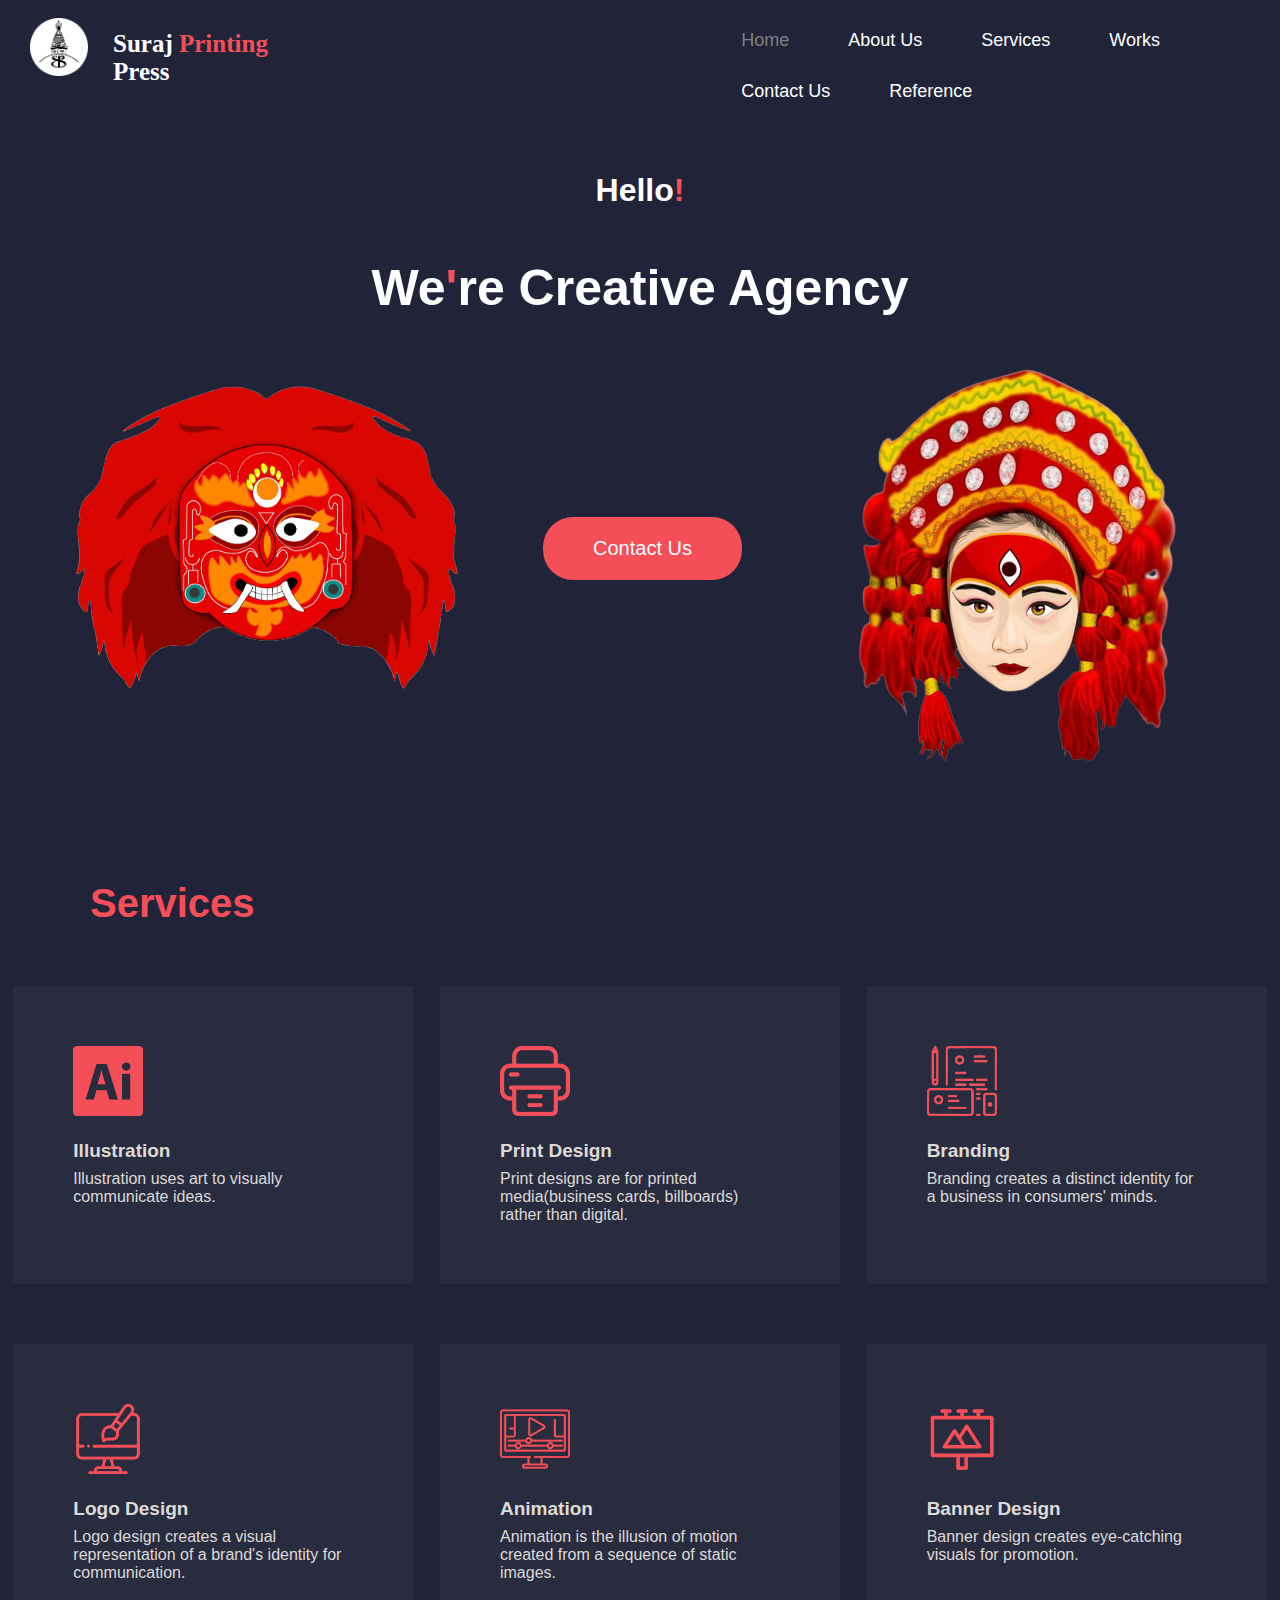
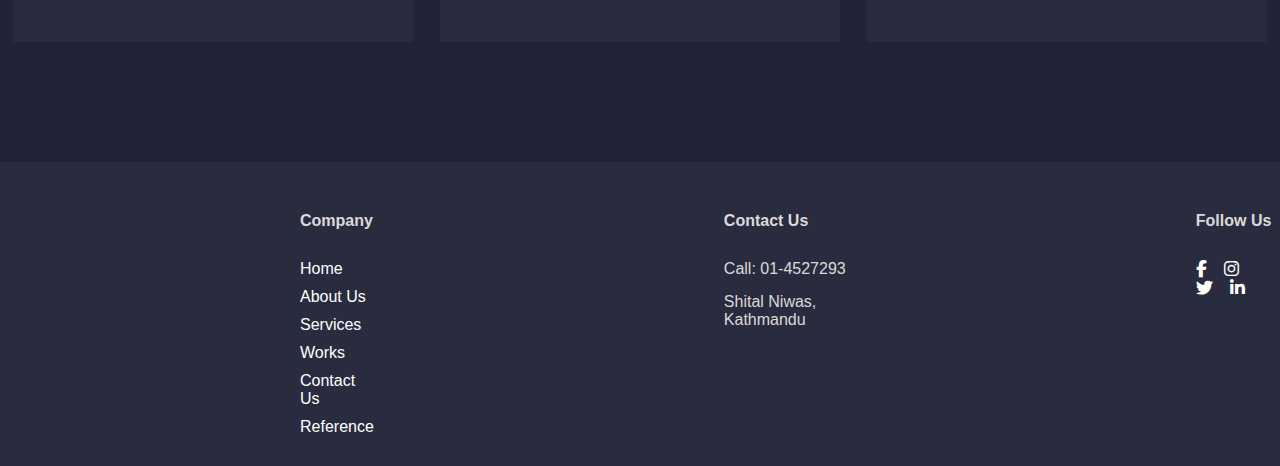
<file: new/index.html>
<!DOCTYPE html>
<html lang="en">
  <head>
    <meta charset="UTF-8" />
    <meta http-equiv="X-UA-Compatible" content="IE=edge" />
    <meta name="viewport" content="width=device-width, initial-scale=1.0" />
    <title>About Us</title>
    <link rel="icon" href="img/sss.png" />
    <link rel="stylesheet" href="css/index.css" />
    <link rel="stylesheet" href="https://cdnjs.cloudflare.com/ajax/libs/font-awesome/6.3.0/css/all.min.css">
  </head>
  <body>
    <div class="nav">
      <div class="logo">
        <img src="img/sss.png" alt="logo" />
      </div>
      <div class="name">
        <h1>
          Suraj <span class="red">Printing</span> <span class="">Press</span>
        </h1>
      </div>
      <div class="link">
        <ul>
          <li><a href="index.html" class="active">Home</a></li>
          <li><a href="html/about.html">About Us</a></li>
          <li><a href="html/services.html">Services</a></li>
          <li><a href="html/work.html">Works</a></li>
          <li><a href="html/contact.html">Contact Us</a></li>
          <li><a href="html/references.html">Reference</a></li>
        </ul>
      </div>
    </div>
    <div class="container1">
      <div class="sec1">
        <h1>Hello<span class="red">!</span></h1>
        <p>We<span class="red">'</span>re Creative Agency</p>
      </div>
      <div class="sec2">
        <div class="sec2-1">
          <img src="img/lakhe.png" alt="lakhe" />
        </div>
        <div class="sec2-2">
          <a href="html/contact.html">
            <button>Contact Us</button>
          </a>
        </div>
        <div class="sec2-3">
          <img src="img/kumari.png" alt="kumari" />
        </div>
      </div>
    </div>
    <div class="container2">
      <h1>Services</h1>
      <div class="sec3">
        <div class="sec3-1 box">
          <img src="img/illustrator.png" alt="" />
          <h4>Illustration</h4>
          <p>Illustration uses art to visually communicate ideas.</p>
        </div>
        <div class="sec-2 box">
          <img src="img/printing.png" alt="" />
          <h4>Print Design</h4>
          <p>
            Print designs are for printed media(business cards, billboards)
            rather than digital.
          </p>
        </div>
        <div class="sec3-3 box">
          <img src="img/branding.png" alt="" />
          <h4>Branding</h4>
          <p>
            Branding creates a distinct identity for a business in consumers'
            minds.
          </p>
        </div>
      </div>
      <div class="sec3">
        <div class="sec3-1 box">
          <img src="img/design.png" alt="" />
          <h4>Logo Design</h4>
          <p>
            Logo design creates a visual representation of a brand's identity
            for communication.
          </p>
        </div>
        <div class="sec-2 box">
          <img src="img/animation.png" alt="" />
          <h4>Animation</h4>
          <p>
            Animation is the illusion of motion created from a sequence of
            static images.
          </p>
        </div>
        <div class="sec3-3 box">
          <img src="img/banner.png" alt="" />
          <h4>Banner Design</h4>
          <p>Banner design creates eye-catching visuals for promotion.</p>
        </div>
      </div>
    </div>
    <div class="footer">
      <div class="containerfoot">
        <div class="row">
          <div class="foot footer-col1">
            <h4>Company</h4>
            <ul>
              <ol><a href="index.html">Home</a></ol>
              <ol><a href="html/about.html">About Us</a></ol>
              <ol><a href="html/services.html">Services</a></ol>
              <ol><a href="html/work.html">Works</a></ol>
              <ol><a href="html/contact.html">Contact Us</a></ol>
              <ol><a href="html/references.html">Reference</a></ol>
            </ul>
          </div>
          <div class="foot footer-col3">
            <h4>Contact Us</h4>
            <p>Call: 01-4527293</p>
            <p>Shital Niwas, Kathmandu</p>
          </div>
            <div class="foot footer-col2">
              <h4>Follow Us</h4>
                <div class="social">
                  <a href="https://www.facebook.com/kritika.tuladhar/"><i class="fab fa-facebook-f"></i></a>  
                  <a href="https://www.instagram.com/_kritikatuladhar/?next=%2F"><i class="fab fa-instagram"></i></a> 
                  <a href="https://twitter.com/kittuupittuu"><i class="fab fa-twitter"></i></a> 
                  <a href="https://www.linkedin.com/in/kritika-tuladhar-32aab0241/"><i class="fab fa-linkedin-in"></i></a>                 
                </div>
          </div>
        </div>
      </div>
    </div>
  </body>
</html>
</file>
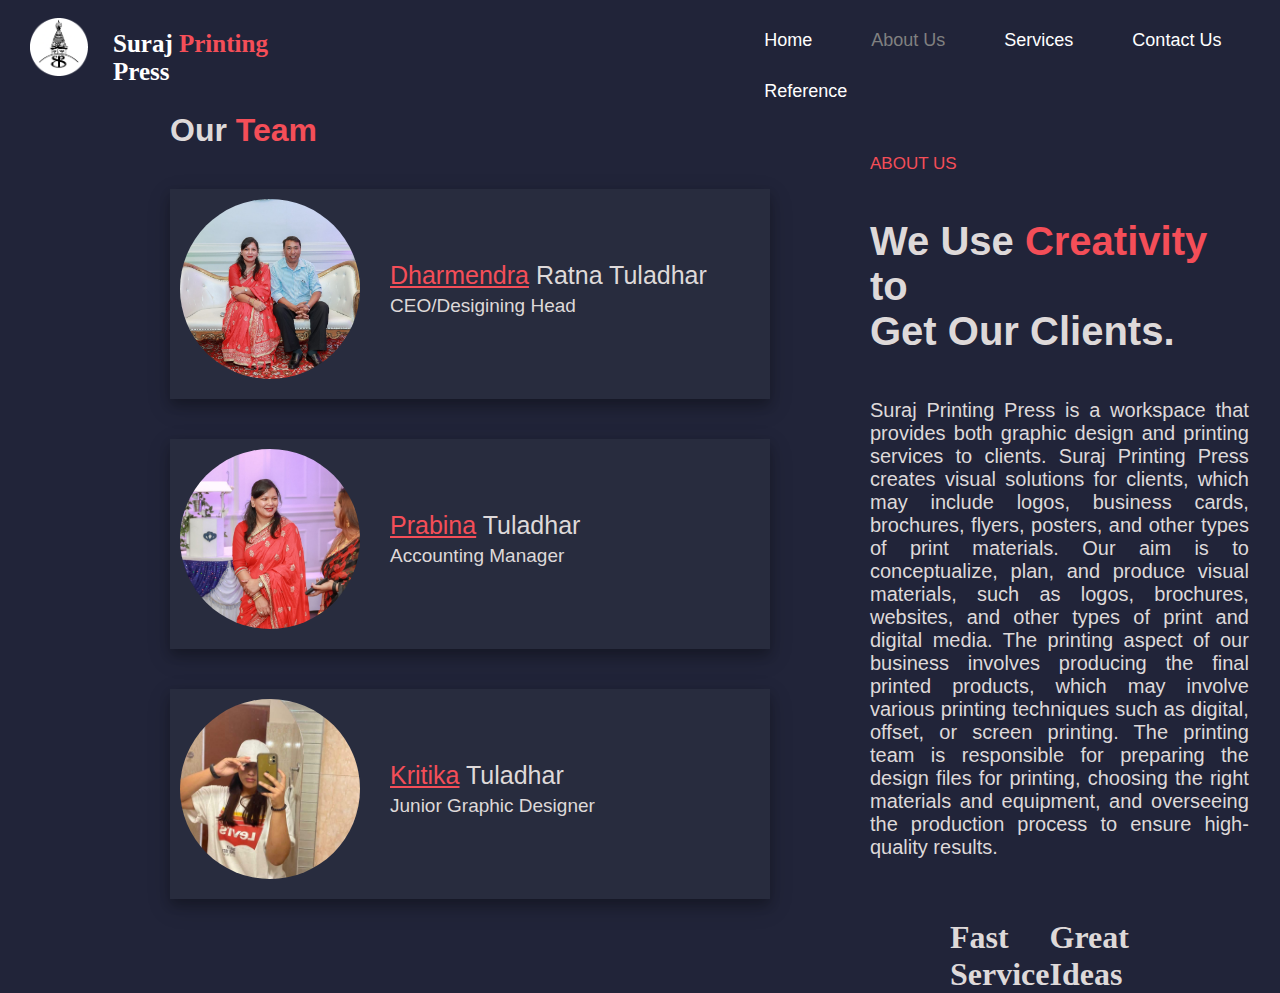
<file: new/html/about.html>
<!DOCTYPE html>
<html lang="en">
  <head>
    <meta charset="UTF-8" />
    <meta http-equiv="X-UA-Compatible" content="IE=edge" />
    <meta name="viewport" content="width=device-width, initial-scale=1.0" />
    <title>About Us</title>
    <link rel="icon" href="../img/sss.png" />
    <link rel="stylesheet" href="../css/index.css" />
  </head>
  <body>
    <div class="nav">
      <div class="logo">
        <img src="../img/sss.png" alt="logo" />
      </div>
      <div class="name">
        <h1>
          Suraj <span class="red">Printing</span> <span class="">Press</span>
        </h1>
      </div>
      <div class="link">
        <ul>
          <li><a href="../index.html">Home</a></li>
          <li><a href="about.html" class="active">About Us</a></li>
          <li><a href="services.html">Services</a></li>
          <li><a href="contact.html">Contact Us</a></li>
          <li><a href="references.html">Reference</a></li>
        </ul>
      </div>
    </div>
    <div class="container4">
      <div class="team">
        <h1 class="we">Our <span class="red"> Team</span></h1>
        <div class="1 fam">
          <img src="../img/papa.jpg" alt="" />
          <div class="  ">
            <h2><span class="red ul">Dharmendra</span> Ratna Tuladhar</h2>
            <h3>CEO/Desigining Head</h3>
          </div>
        </div>
        <div class="2 fam">
          <img src="../img/mom.jpg" alt="" />
          <div class="">
            <h2><span class="red ul">Prabina</span> Tuladhar</h2>
            <h3>Accounting Manager</h3>
          </div>
        </div>
        <div class="3 fam">
          <img src="../img/me.jpg" alt="" />
          <div class="">
            <h2><span class="red ul">Kritika</span> Tuladhar</h2>
            <h3>Junior Graphic Designer</h3>
          </div>
        </div>
      </div>
      <div class="client">
        <div class="abt">
          <h3>ABOUT US</h3>
          <p class="abtopic">
            We Use <span class="red">Creativity</span> to <br />
            Get Our Clients.
          </p>
            <p align="justify" class="abtinfo">
              Suraj Printing Press is a workspace that provides both graphic
              design and printing services to clients. Suraj Printing Press
              creates visual solutions for clients, which may include logos,
              business cards, brochures, flyers, posters, and other types of
              print materials. Our aim is to conceptualize, plan, and produce
              visual materials, such as logos, brochures, websites, and other
              types of print and digital media. The printing aspect of our
              business involves producing the final printed products, which may
              involve various printing techniques such as digital, offset, or
              screen printing. The printing team is responsible for preparing
              the design files for printing, choosing the right materials and
              equipment, and overseeing the production process to ensure
              high-quality results.
            </p>
            <div class="fast">
              <h1>Fast Service</h1>
              <h1 class="fast-1">Great Ideas </h1>
            </div>
        </div>
      </div>
    </div>
  </body>
</html>
</file>
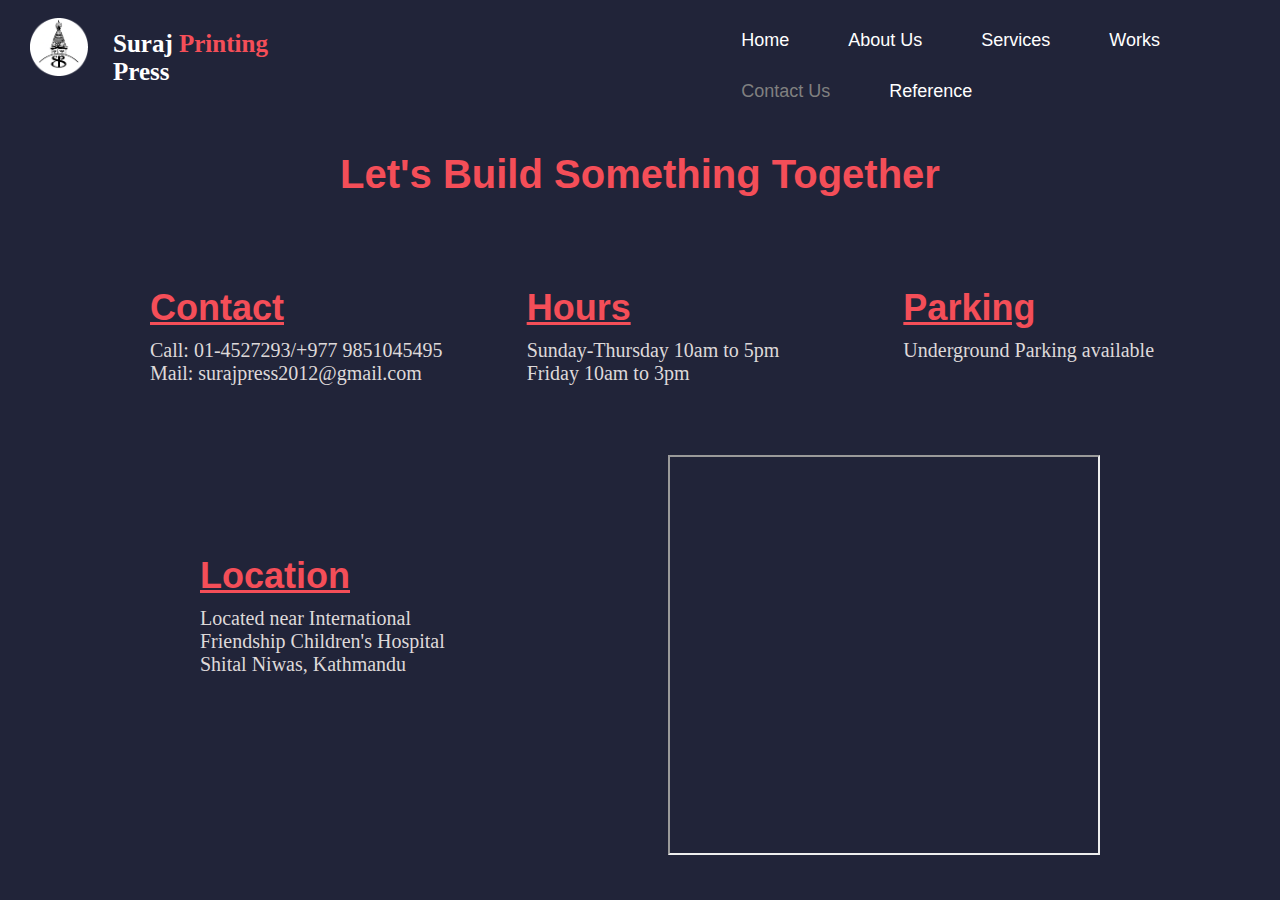
<file: new/html/contact.html>
<!DOCTYPE html>
<html lang="en">
  <head>
    <meta charset="UTF-8" />
    <meta http-equiv="X-UA-Compatible" content="IE=edge" />
    <meta name="viewport" content="width=device-width, initial-scale=1.0" />
    <title>About Us</title>
    <link rel="icon" href="../img/sss.png">
    <link rel="stylesheet" href="../css/index.css" />
  </head>
  <body>
    <div class="nav">
      <div class="logo">
        <img src="../img/sss.png" alt="logo" />
      </div>
      <div class="name">
        <h1>Suraj <span class="red">Printing</span> <span class="">Press</span></h1>
      </div>
      <div class="link">
        <ul>
          <li><a href="../index.html">Home</a></li>
          <li><a href="about.html">About Us</a></li>
          <li><a href="services.html">Services</a></li>
          <li><a href="work.html">Works</a></li>
          <li><a href="contact.html" class="active">Contact Us</a></li>
          <li><a href="references.html">Reference</a></li>
        </ul>
      </div>
    </div>
    <div class="container3">
        <div class="hed">
          <p>Let's Build Something Together</p>
      </div>
      <div class="conmain">
          <div class="con consec1">
              <h1>Contact</h1>
              <p>Call: 01-4527293/+977 9851045495</p>
              <p>Mail: surajpress2012@gmail.com</p>
          </div>
          <div class="con consec2">
              <h1>Hours</h1>
              <p>Sunday-Thursday 10am to 5pm</p>
              <p>Friday 10am to 3pm</p>
          </div>
          <div class="con consec3">
              <h1>Parking</h1>
              <p>Underground Parking available</p>
          </div>
          <br>
      </div>
      <div class="conmain2">
          <div class="con consec4">
              <h1>Location</h1>
              <p>Located near International Friendship Children's Hospital</p>
              <p>Shital Niwas, Kathmandu</p>
          </div>
              <iframe src="https://www.google.com/maps/embed?pb=!1m14!1m8!1m3!1d14126.19683310966!2d85.3255971!3d27.7312015!3m2!1i1024!2i768!4f13.1!3m3!1m2!1s0x0%3A0xe4f1e32838dd706b!2sSuraj%20Printing%20Press!5e0!3m2!1sen!2snp!4v1675085667433!5m2!1sen!2snp" width="600" height="400" ></iframe>
          </div>
      </div>
      </div>
</file>
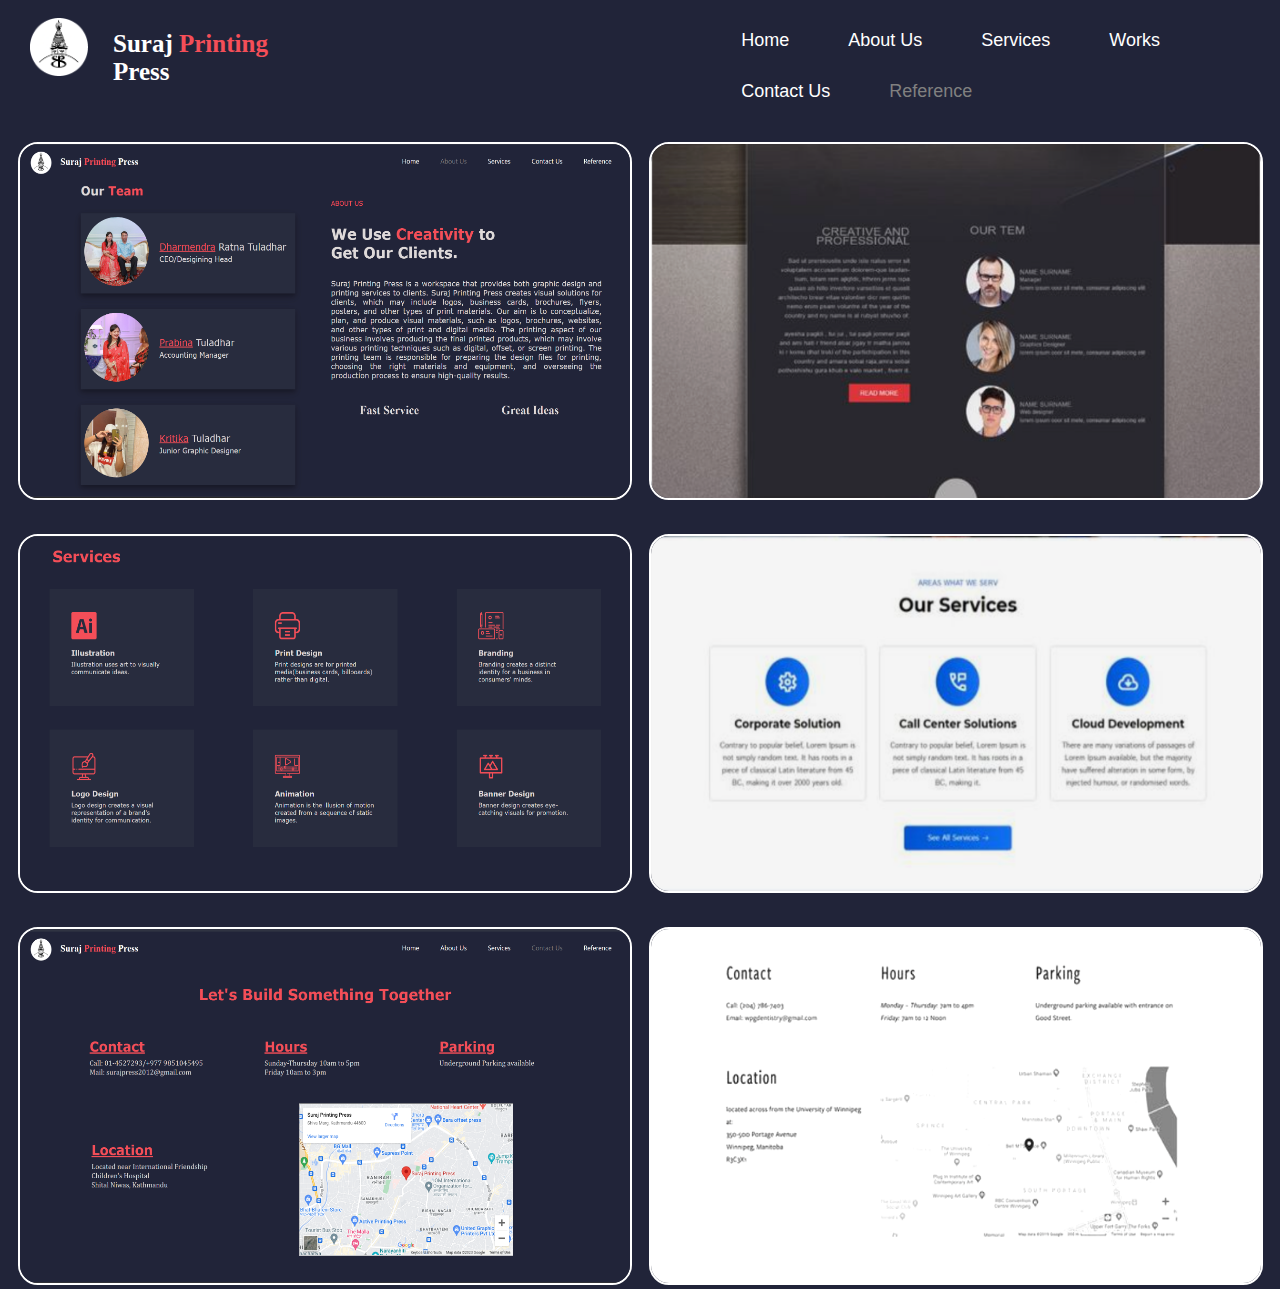
<file: new/html/references.html>
<!DOCTYPE html>
<html lang="en">
  <head>
    <meta charset="UTF-8" />
    <meta http-equiv="X-UA-Compatible" content="IE=edge" />
    <meta name="viewport" content="width=device-width, initial-scale=1.0" />
    <title>About Us</title>
    <link rel="icon" href="../img/sss.png" />
    <link rel="stylesheet" href="../css/index.css" />
  </head>
  <body>
    <div class="nav">
      <div class="logo">
        <img src="../img/sss.png" alt="logo" />
      </div>
      <div class="name">
        <h1>
          Suraj <span class="red">Printing</span> <span class="">Press</span>
        </h1>
      </div>
      <div class="link">
        <ul>
          <li><a href="../index.html">Home</a></li>
          <li><a href="about.html">About Us</a></li>
          <li><a href="services.html">Services</a></li>
          <li><a href="work.html">Works</a></li>
          <li><a href="contact.html">Contact Us</a></li>
          <li><a href="references.html" class="active">Reference</a></li>
        </ul>
      </div>
    </div>
    <!-- <div class="refmain">
        <div class="ref-1"></div>
        <div class="ref-2"></div>
    </div> -->
    <div class="refmain">
        <div class="refsec1">
            <img src="../img/about.png" alt="about">
        </div>
        <div class="refsec2">
            <img src="../img/refabt.png" alt="about">
        </div>
    </div>
    <div class="refmain">
        <div class="refsec1">
            <img src="../img/services.png" alt="about">
        </div>
        <div class="refsec2">
            <img src="../img/refser.png" alt="about">
        </div>
    </div>
    <div class="refmain">
        <div class="refsec1">
            <img src="../img/contact.png" alt="about">
        </div>
        <div class="refsec2">
            <img src="../img/refcon.png" alt="about">
        </div>
    </div>
</file>
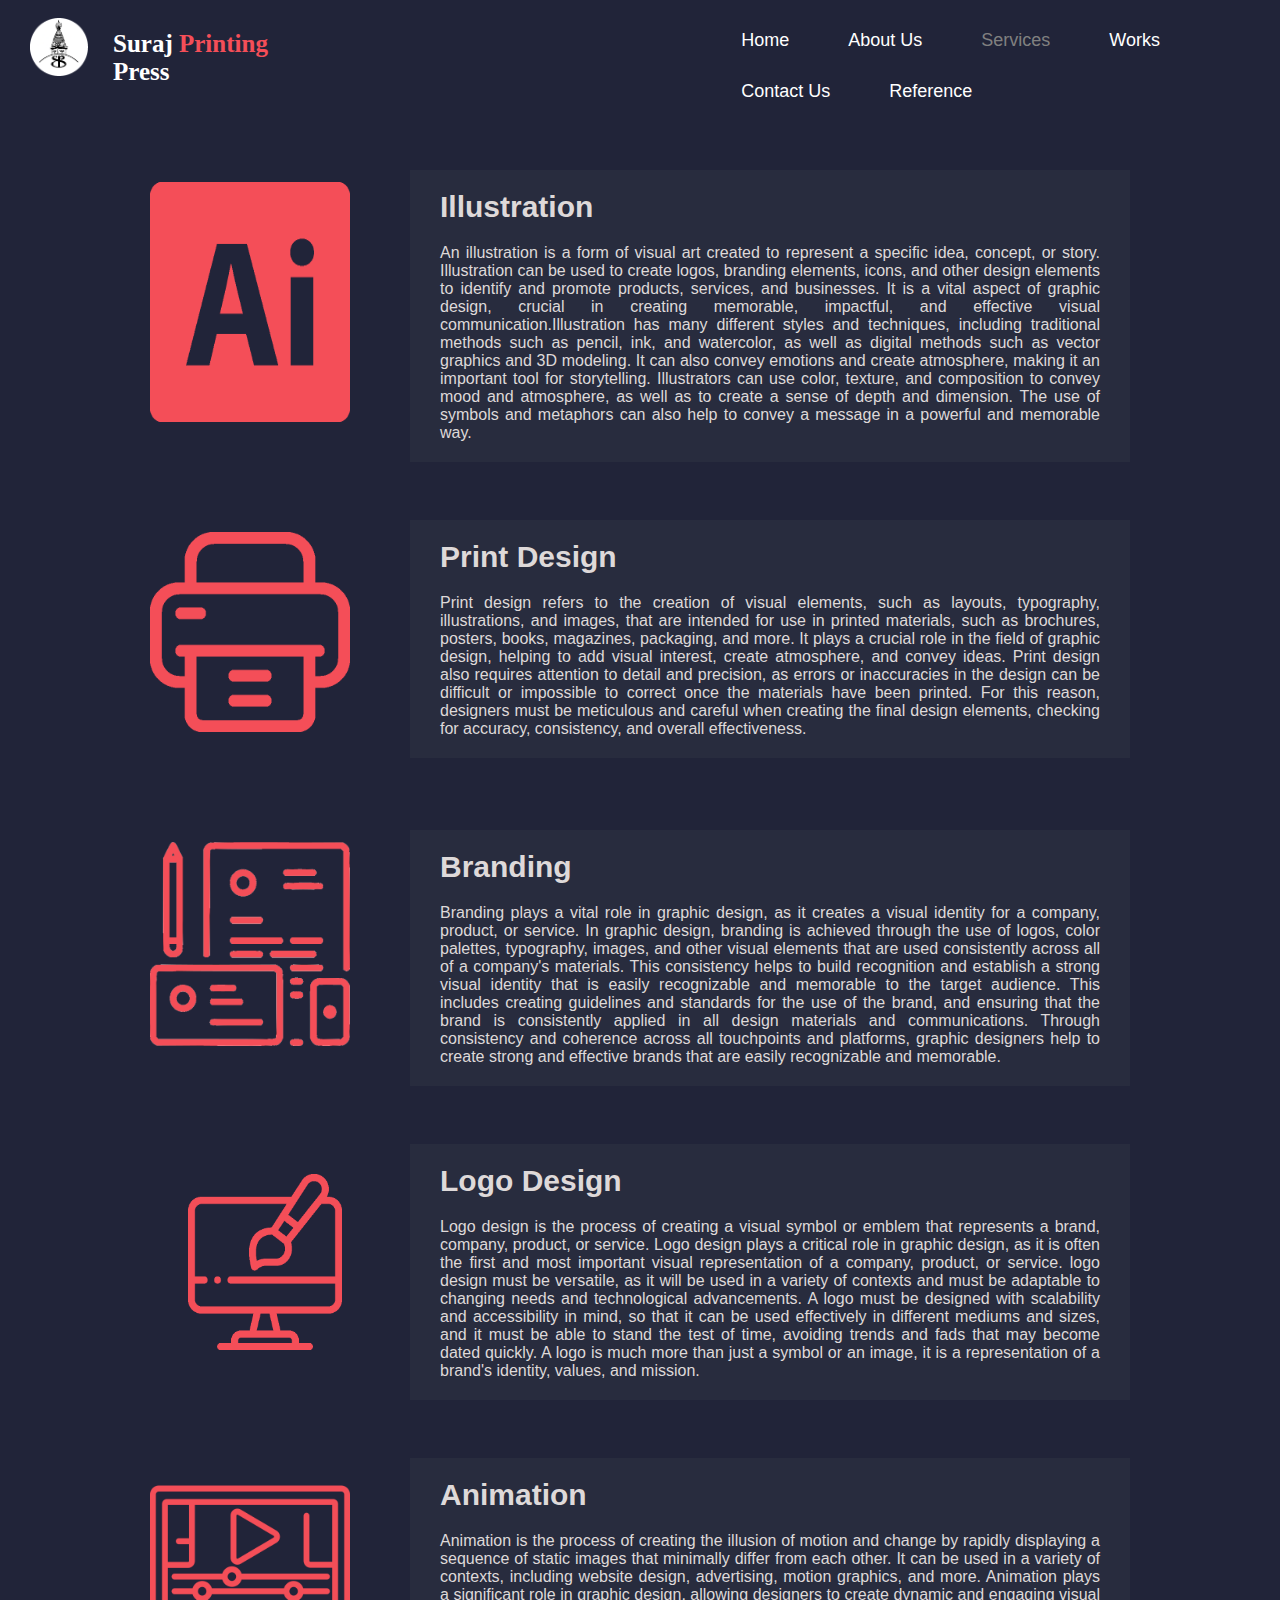
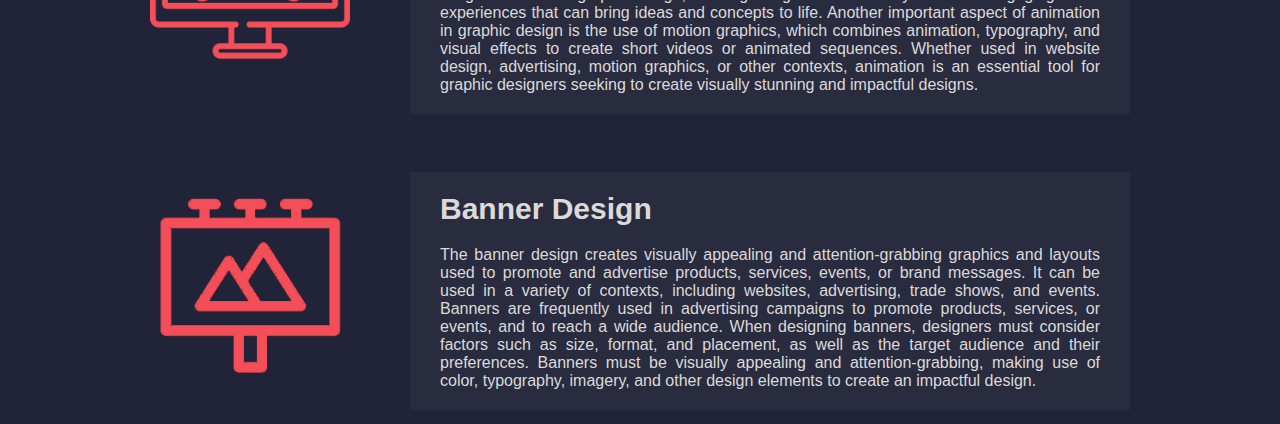
<file: new/html/services.html>
<!DOCTYPE html>
<html lang="en">
  <head>
    <meta charset="UTF-8" />
    <meta http-equiv="X-UA-Compatible" content="IE=edge" />
    <meta name="viewport" content="width=device-width, initial-scale=1.0" />
    <title>About Us</title>
    <link rel="icon" href="../img/sss.png" />
    <link rel="stylesheet" href="../css/index.css" />
  </head>
  <body>
    <div class="nav">
      <div class="logo">
        <img src="../img/sss.png" alt="logo" />
      </div>
      <div class="name">
        <h1>
          Suraj <span class="red">Printing</span> <span class="">Press</span>
        </h1>
      </div>
      <div class="link">
        <ul>
          <li><a href="../index.html">Home</a></li>
          <li><a href="about.html">About Us</a></li>
          <li><a href="services.html" class="active">Services</a></li>
          <li><a href="work.html">Works</a></li>
          <li><a href="contact.html">Contact Us</a></li>
          <li><a href="references.html">Reference</a></li>
        </ul>
      </div>
    </div>
    <div class="servicemain">
      <div class="ill card">
        <img src="../img/illustrator.png" alt="ill" />
        <div class="info">
          <h2>Illustration</h2>
          <p align="justify">
            An illustration is a form of visual art created to represent a
            specific idea, concept, or story. Illustration can be used to create
            logos, branding elements, icons, and other design elements to
            identify and promote products, services, and businesses. It is a
            vital aspect of graphic design, crucial in creating memorable,
            impactful, and effective visual communication.Illustration has many
            different styles and techniques, including traditional methods such
            as pencil, ink, and watercolor, as well as digital methods such as
            vector graphics and 3D modeling. It can also convey emotions and
            create atmosphere, making it an important tool for storytelling.
            Illustrators can use color, texture, and composition to convey mood
            and atmosphere, as well as to create a sense of depth and dimension.
            The use of symbols and metaphors can also help to convey a message
            in a powerful and memorable way.
          </p>
        </div>
      </div>
      <div class="print card">
        <img src="../img/printing.png" alt="print" />
        <div class="info">
          <h2>Print Design</h2>
          <p align="justify">
            Print design refers to the creation of visual elements, such as
            layouts, typography, illustrations, and images, that are intended
            for use in printed materials, such as brochures, posters, books,
            magazines, packaging, and more. It plays a crucial role in the field
            of graphic design, helping to add visual interest, create
            atmosphere, and convey ideas. Print design also requires attention
            to detail and precision, as errors or inaccuracies in the design can
            be difficult or impossible to correct once the materials have been
            printed. For this reason, designers must be meticulous and careful
            when creating the final design elements, checking for accuracy,
            consistency, and overall effectiveness.
          </p>
        </div>
      </div>
      <div class="brand card">
        <img src="../img/branding.png" alt="brand" />
        <div class="info">
          <h2>Branding</h2>
          <p align="justify">
            Branding plays a vital role in graphic design, as it creates a
            visual identity for a company, product, or service. In graphic
            design, branding is achieved through the use of logos, color
            palettes, typography, images, and other visual elements that are
            used consistently across all of a company's materials. This
            consistency helps to build recognition and establish a strong visual
            identity that is easily recognizable and memorable to the target
            audience. This includes creating guidelines and standards for the
            use of the brand, and ensuring that the brand is consistently
            applied in all design materials and communications. Through
            consistency and coherence across all touchpoints and platforms,
            graphic designers help to create strong and effective brands that
            are easily recognizable and memorable.
          </p>
        </div>
      </div>
      <div class="logo card">
        <img src="../img/design.png" alt="logo" />
        <div class="info">
          <h2>Logo Design</h2>
          <p align="justify">
            Logo design is the process of creating a visual symbol or emblem
            that represents a brand, company, product, or service. Logo design
            plays a critical role in graphic design, as it is often the first
            and most important visual representation of a company, product, or
            service. logo design must be versatile, as it will be used in a
            variety of contexts and must be adaptable to changing needs and
            technological advancements. A logo must be designed with scalability
            and accessibility in mind, so that it can be used effectively in
            different mediums and sizes, and it must be able to stand the test
            of time, avoiding trends and fads that may become dated quickly. A
            logo is much more than just a symbol or an image, it is a
            representation of a brand's identity, values, and mission.
          </p>
        </div>
      </div>
      <div class="ani card">
        <img src="../img/animation.png" alt="animation" />
        <div class="info">
          <h2>Animation</h2>
          <p align="justify">
            Animation is the process of creating the illusion of motion and
            change by rapidly displaying a sequence of static images that
            minimally differ from each other. It can be used in a variety of
            contexts, including website design, advertising, motion graphics,
            and more. Animation plays a significant role in graphic design,
            allowing designers to create dynamic and engaging visual experiences
            that can bring ideas and concepts to life. Another important aspect
            of animation in graphic design is the use of motion graphics, which
            combines animation, typography, and visual effects to create short
            videos or animated sequences. Whether used in website design,
            advertising, motion graphics, or other contexts, animation is an
            essential tool for graphic designers seeking to create visually
            stunning and impactful designs.
          </p>
        </div>
      </div>
      <div class="banner card">
        <img src="../img/banner.png" alt="banner" />
        <div class="info">
          <h2>Banner Design</h2>
          <p align="justify">
            The banner design creates visually appealing and attention-grabbing
            graphics and layouts used to promote and advertise products,
            services, events, or brand messages. It can be used in a variety of
            contexts, including websites, advertising, trade shows, and events.
            Banners are frequently used in advertising campaigns to promote
            products, services, or events, and to reach a wide audience. When
            designing banners, designers must consider factors such as size,
            format, and placement, as well as the target audience and their
            preferences. Banners must be visually appealing and
            attention-grabbing, making use of color, typography, imagery, and
            other design elements to create an impactful design.
          </p>
        </div>
      </div>
    </div>
  </body>
</html>
</file>
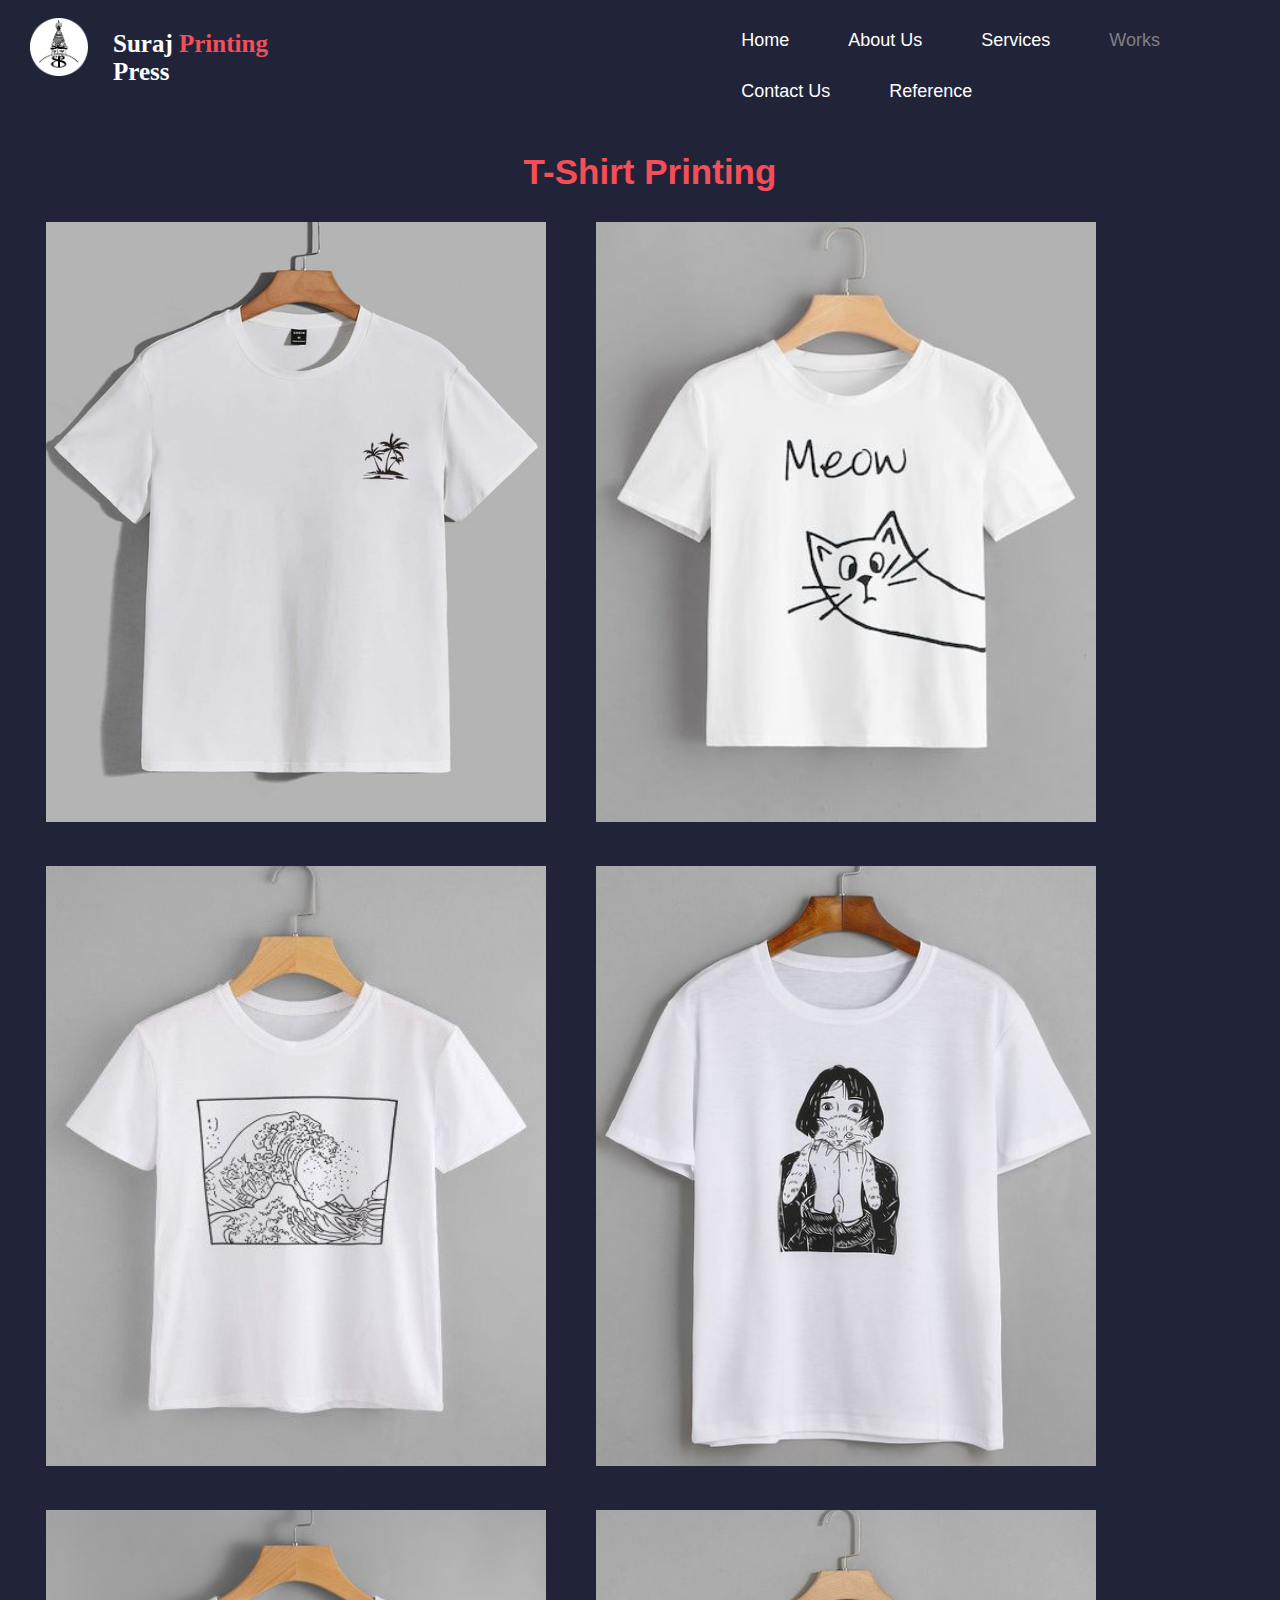
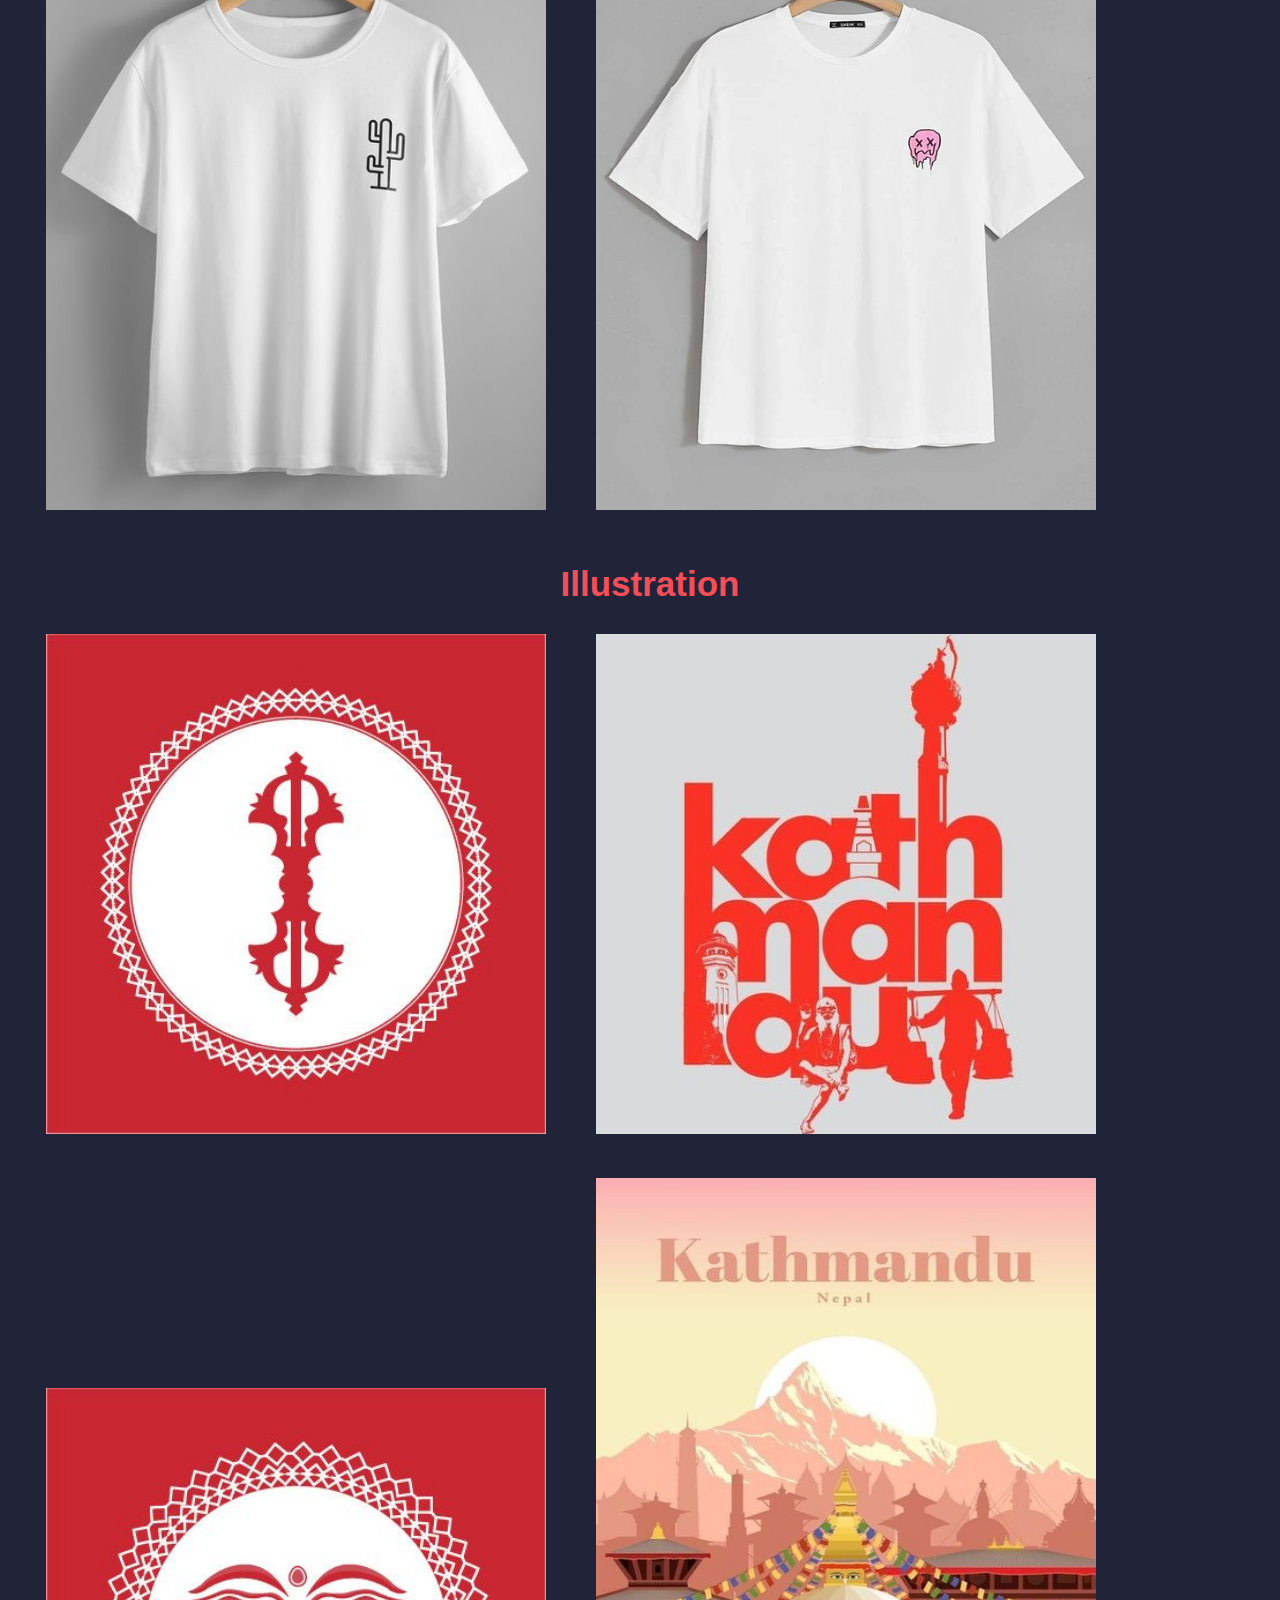
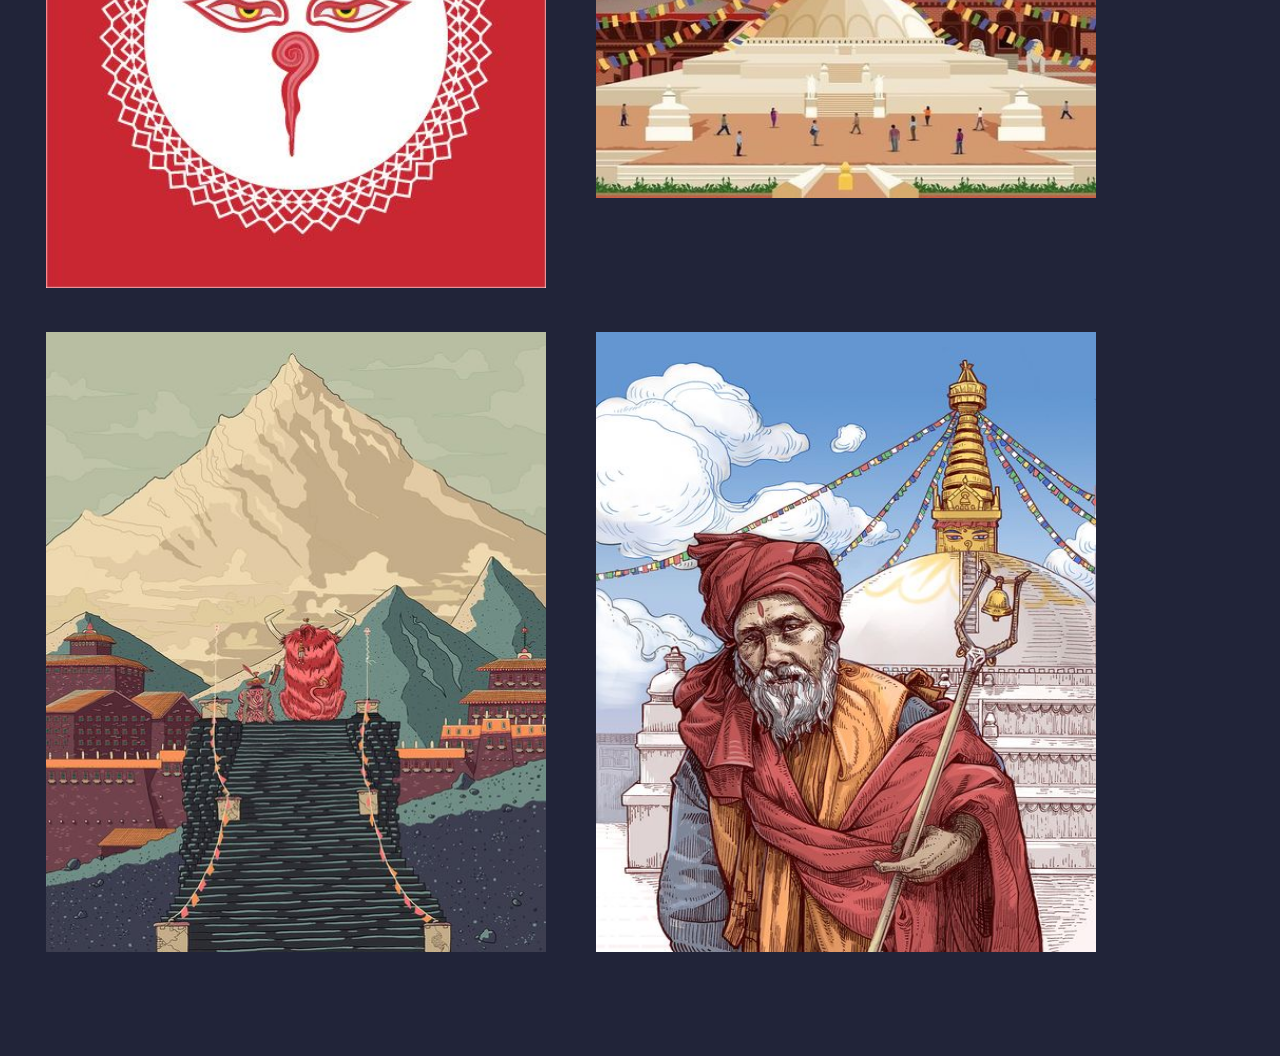
<file: new/html/work.html>
<!DOCTYPE html>
<html lang="en">
  <head>
    <meta charset="UTF-8" />
    <meta http-equiv="X-UA-Compatible" content="IE=edge" />
    <meta name="viewport" content="width=device-width, initial-scale=1.0" />
    <title>About Us</title>
    <link rel="icon" href="../img/sss.png">
    <link rel="stylesheet" href="../css/index.css" />
  </head>
  <body>
    <div class="nav">
      <div class="logo">
        <img src="../img/sss.png" alt="logo" />
      </div>
      <div class="name">
        <h1>Suraj <span class="red">Printing</span> <span class="">Press</span></h1>
      </div>
      <div class="link">
        <ul>
          <li><a href="../index.html">Home</a></li>
          <li><a href="about.html">About Us</a></li>
          <li><a href="services.html">Services</a></li>
          <li><a href="work.html" class="active">Works</a></li>
          <li><a href="contact.html">Contact Us</a></li>
          <li><a href="references.html">Reference</a></li>
        </ul>
      </div>
    </div>
    <div class="workmain">
        <div class="work">
            <div class="tee">
                <h2>T-Shirt Printing</h2>
                <img src="../img/t1.jpg" alt="tee">
                <img src="../img/t2.jpg" alt="tee">
                <img src="../img/t3.jpg" alt="tee">
                <img src="../img/t4.jpg" alt="tee">
                <img src="../img/t5.jpg" alt="tee">
                <img src="../img/t6.jpg" alt="tee">
            </div>
            <div class="illus">
                <h2>Illustration</h2>
                <img class="mid" src="../img/i3.jpg" alt="illus">
                <img class="mid" src="../img/i1.jpg" alt="illus">
                <img class="mid" src="../img/i4.jpg" alt="illus">
                <img class="mid-1" src="../img/i2.jpg" alt="illus">
                <img class="mid-1" src="../img/i5.jpg" alt="illus">
                <img class="mid-1" src="../img/i6.jpg" alt="illus">
            </div>
        </div>
    </div>
</file>
<file: new/css/index.css>
*{
  padding: 0;
  margin: 0;
  box-sizing: border-box;
  list-style: none;
  text-decoration: none;
  scroll-behavior: smooth;
}
body{
  background-color: #212439 ;
}
.nav {
  display: flex;
  width: 100%;
  padding-bottom: 10px;
  }
.link{
  margin-left: 32%;
}
a{
  color: white;
  font-family:'Segoe UI', Tahoma, Geneva, Verdana, sans-serif;
}
a:hover{
  color: #F44E58;
}
.link a.active {
  color: grey;
}
li{
  display: inline-block;
  padding-left: 55px;
  font-size: 18px;
  padding-top: 30px;
}
.logo img{
  width: 88px;
  padding: 18px 0 10px 30px;
}
.container1{
  height: 100%;
}
.name h1{
  color: white;
  font-family:'Times New Roman', Times, serif;
  margin-top: 30px;
  margin-left: 25px;
  font-size: 25px;
}
.red{
  color: #F44E58;
}
.ul{
  text-decoration: underline;
  text-decoration-color: #F44E58;
}
.sec1 h1{
  padding-top: 60px;
  text-align: center;
  color: white;
  font-family:Verdana, Geneva, Tahoma, sans-serif;
}
.sec1 p{
  text-align: center;
  padding-top: 50px;
  font-size: 50px;
  color: white;
  font-family:Verdana, Geneva, Tahoma, sans-serif;
  font-weight: bold;
}

button{
  color: white;
  font-size: 20px;
  font-family:Verdana, Geneva, Tahoma, sans-serif;
  border: none;
  padding: 20px 50px;
  margin-top: 200px;
  background-color: #F44E58;
  border-radius: 30px;
}
.sec2{
  display: flex;
  justify-content: space-around;
}
.container2{
  height: 100%;
  margin-bottom: 60px;
  font-family:Verdana, Geneva, Tahoma, sans-serif;
}
.container2 h1{
  color: #F44E58;
  margin-left: 90px;
  margin-bottom: 60px;
  margin-top: 60px;
  font-size: 40px;
  font-family:Verdana, Geneva, Tahoma, sans-serif;
}
.container2 h1:hover{
  text-decoration: underline;
}
.sec3{
  display: flex;
  justify-content: space-around;
}
.sec3 img{
  width: 70px;
  background-color: #282C3E;
  padding-bottom: 20px;
}
.sec3 h4{
  color: rgb(222, 217, 217);
  background-color: #282C3E;
  font-size: 19px;
  padding-bottom: 8px;
}
.sec3 p{
  font-size: 16px;
  background-color: #282C3E;
  color: rgb(222, 217, 217);
}
.box{
  padding: 60px;
  background-color: #282C3E;
  width: 400px;
  margin-bottom: 60px;
}
.box:hover{
  box-shadow: 0 6px 10px 0 rgba(0, 0, 0, 0.2), 0 8px 22px 0 rgba(0, 0, 0, 0.19);
}
.card{
  display: flex;
}
.servicemain img{
  width: 200px;
  margin: 70px 60px 40px 150px;
}

.card h2{
  display: block;
  font-size: 30px;
  margin-top: 58px;
  font-family:Verdana, Geneva, Tahoma, sans-serif;
}
.card h2{
  color:rgb(222, 217, 217); 
  padding-top: 20px;
  padding-left: 30px;
  padding-right: 30px;
  background-color: #282C3E;
  margin-right: 150px;
}

.card p{
  font-family:Verdana, Geneva, Tahoma, sans-serif;
  padding-bottom: 20px;  color:rgb(222, 217, 217); 
  padding-top: 20px;
  padding-left: 30px;
  padding-right: 30px;
  background-color: #282C3E;
  margin-right: 150px;
}
.card h2:hover{
  color: #F44E58;
  text-decoration: underline;
  text-decoration-color: #F44E58; 
  box-shadow: 0 6px 10px 0 rgba(0, 0, 0, 0.2), 0 8px 22px 0 rgba(0, 0, 0, 0.19);
}
.card p:hover{
  box-shadow: 0 6px 10px 0 rgba(0, 0, 0, 0.2), 0 8px 22px 0 rgba(0, 0, 0, 0.19);
}
.hed p{
  text-align: center;
  margin-bottom: 30px;
  margin-top: 40px;
  font-size: 40px;
  font-family:Verdana, Geneva, Tahoma, sans-serif;
  font-weight: bold;
  color:#F44E58;
}
.conmain {
  display: flex;
  justify-content: space-around;
  margin-left: 150px;
  margin-top: 90px;
  font-size: 18px;
}
.con {
  width: 400px;
  color:rgb(222, 217, 217) ;
}
.con h1{
  padding-bottom: 10px;
  color: #F44E58;
  text-decoration:underline;
  font-family: Verdana, Geneva, Tahoma, sans-serif;
}
.con p {
  font-family: Cambria, Cochin, Georgia, Times, "Times New Roman", serif;
  font-size: 20px;
}

.consec4 {
  margin-top: 170px;
  margin-left: 200px;
  font-size: 18px;
  color:rgb(222, 217, 217) ;
  font-family: Cambria, Cochin, Georgia, Times, "Times New Roman", serif;
}
.conmain2 {
  display: flex;
}
iframe{
  margin: 70px 180px 30px 180px;
}
.container4{
  display:flex;
  color: rgb(222, 217, 217) ;
}
.team img{
  width: 180px;
  border-radius: 60%;
}
.fam{
  display: flex;
  background-color: #282C3E;
  padding:10px 20px 20px 10px;
  margin-top: 40px;
  margin-left: 170px;
  width: 600px;
}
.fam h2{
  padding-top: 62px;
  padding-left: 30px;
  font-size: 25px;
  font-family:Verdana, Geneva, Tahoma, sans-serif;
  font-weight: 15;
}
.fam h3{
  padding-top: 5px;
  margin-left: 30px;
  font-family:Verdana, Geneva, Tahoma, sans-serif;
  font-size: 19px;
  font-weight: 10;
  background-color: #282C3E;
}
.fam{
  box-shadow: 0 6px 10px 0 rgba(0, 0, 0, 0.2), 0 8px 22px 0 rgba(0, 0, 0, 0.19);
}
.abt{
  margin-left: 100px;
  margin-right: 80px;
}
.abt h3{
  font-size: 17px;
  font-family:Verdana, Geneva, Tahoma, sans-serif;
  font-weight: 12;
  margin-top: 42px;
  color: #F44E58;
}
.abt p{
  padding-top: 45px;
  font-family:Verdana, Geneva, Tahoma, sans-serif;
}
.abtopic{
  font-size: 40px;
  font-weight: bold;
  padding-bottom: 0px;
}
.abtinfo{
  font-size: 20px;
  font-weight: 12;
}
.we{
  margin-left: 170px;
  font-size: 32px;
  font-family:Verdana, Geneva, Tahoma, sans-serif;
}
.fast{
  display: flex;
  margin-top:60px;
  margin-left: 80px;
  justify-content: space-between;
}
.fast-1{
  margin-right: 120px;
}
.refmain{
  display: flex;
  margin-top: 30px;
  margin-left: 18px;
}
.refsec1{
  flex: 50%;
}
.refmain img{
  width: 48vw;
  height: 28vw;
  border-radius: 20px;
  border: 2px solid white ;
  border-radius: 20px;
}
.refsec2{
  flex: 50%;
}
.refmain img:hover{ 
  box-shadow: 0 6px 10px 0 rgba(0, 0, 0, 0.2), 0 8px 22px 0 rgba(0, 0, 0, 0.19);
}
.row{
  display: flex;
}
.footer{
  background-color: #282C3E;
  color:rgb(222, 217, 217) ;
}
.foot{
  font-family: Verdana, Geneva, Tahoma, sans-serif;
}
.footer-col1{
  margin: 20px 0 20px 300px;
}
.footer-col2{
  margin: 20px 0 20px 350px;
}
.footer-col3{
  margin: 20px 0 20px 350px;
}
.foot h4{
  padding: 30px 0 30px 0;
}
.foot p{
  padding-bottom: 15px;
}
.foot i{
  padding: 0 13px 0 0;
  font-size: 17px;
}
.foot ol{
  padding: 0 0 10px 0;

}
.work img:hover{
  box-shadow: 0 6px 10px 0 rgba(237, 231, 231, 0.2), 0 8px 22px 0 rgba(0, 0, 0, 0.19);
}

.tee img{
  width: 500px;
  height: 600px;
  margin: 30px 0 10px 46px;
}
.work h2{
  margin: 40px 0 0 20px;
  color:rgb(222, 217, 217) ;
  text-align: center;
  font-size: 35px;
  font-family: Verdana, Geneva, Tahoma, sans-serif;
  color: #F44E58;
}
.mid{
  width: 500px;
  height: 500px;
  margin: 30px 0 10px 46px;
}
.mid-1{
  width: 500px;
  height: 620px;
  margin: 30px 0 100px 46px;
}
</file>
